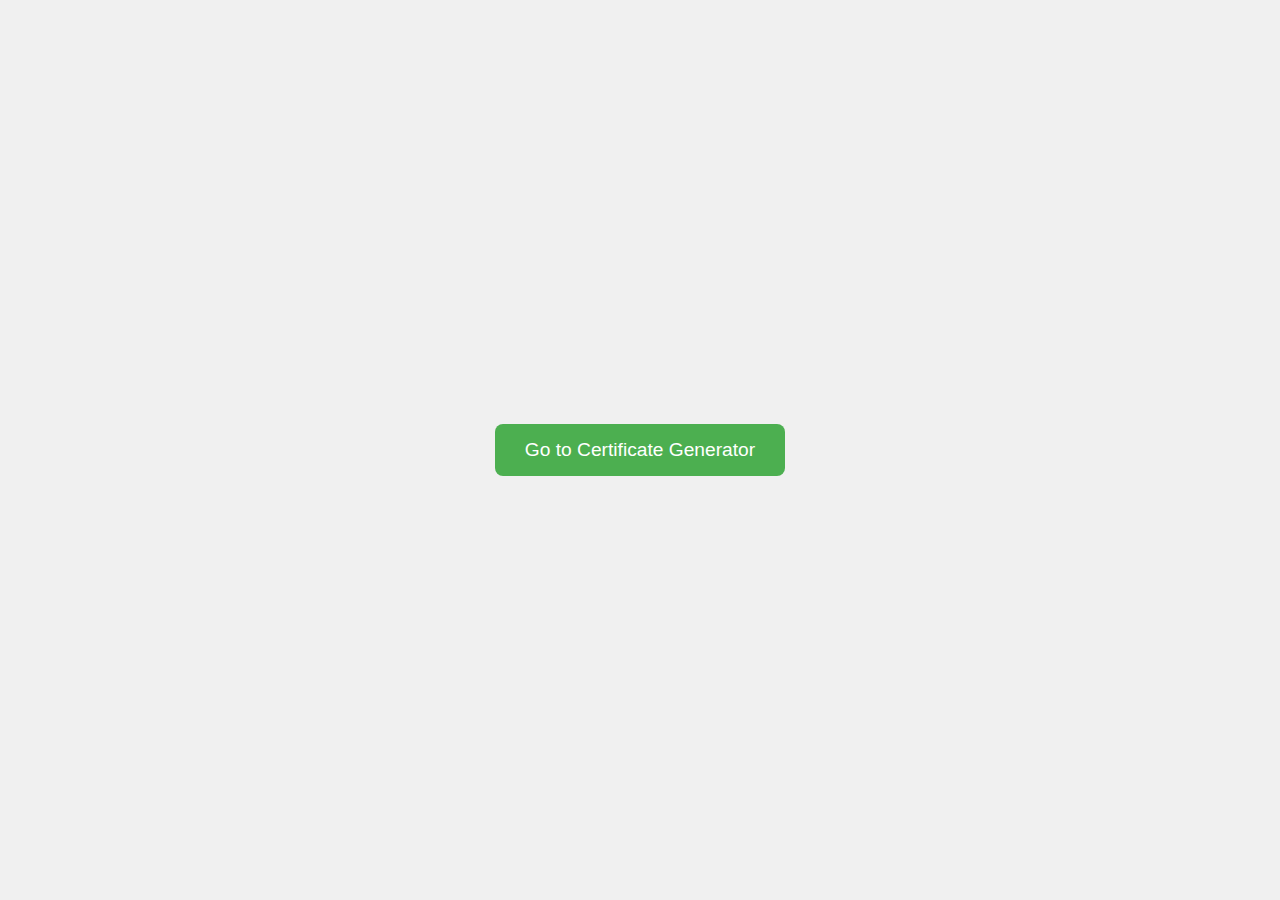
<file: index.html>
<!DOCTYPE html>
<html lang="en">
<head>
  <meta charset="UTF-8">
  <meta name="viewport" content="width=device-width, initial-scale=1.0">
  <title>Home Page</title>
  <style>
    body {
      font-family: Arial, sans-serif;
      display: flex;
      justify-content: center;
      align-items: center;
      height: 100vh;
      margin: 0;
      background-color: #f0f0f0;
    }

    .button {
      padding: 15px 30px;
      font-size: 1.2em;
      color: white;
      background-color: #4CAF50;
      border: none;
      border-radius: 8px;
      cursor: pointer;
      text-align: center;
      text-decoration: none;
    }

    .button:hover {
      background-color: #45a049;
    }
  </style>
</head>
<body>
  <a href="/MAR/certificate_generator.html" class="button">Go to Certificate Generator</a>
</body>
</html>
</file>
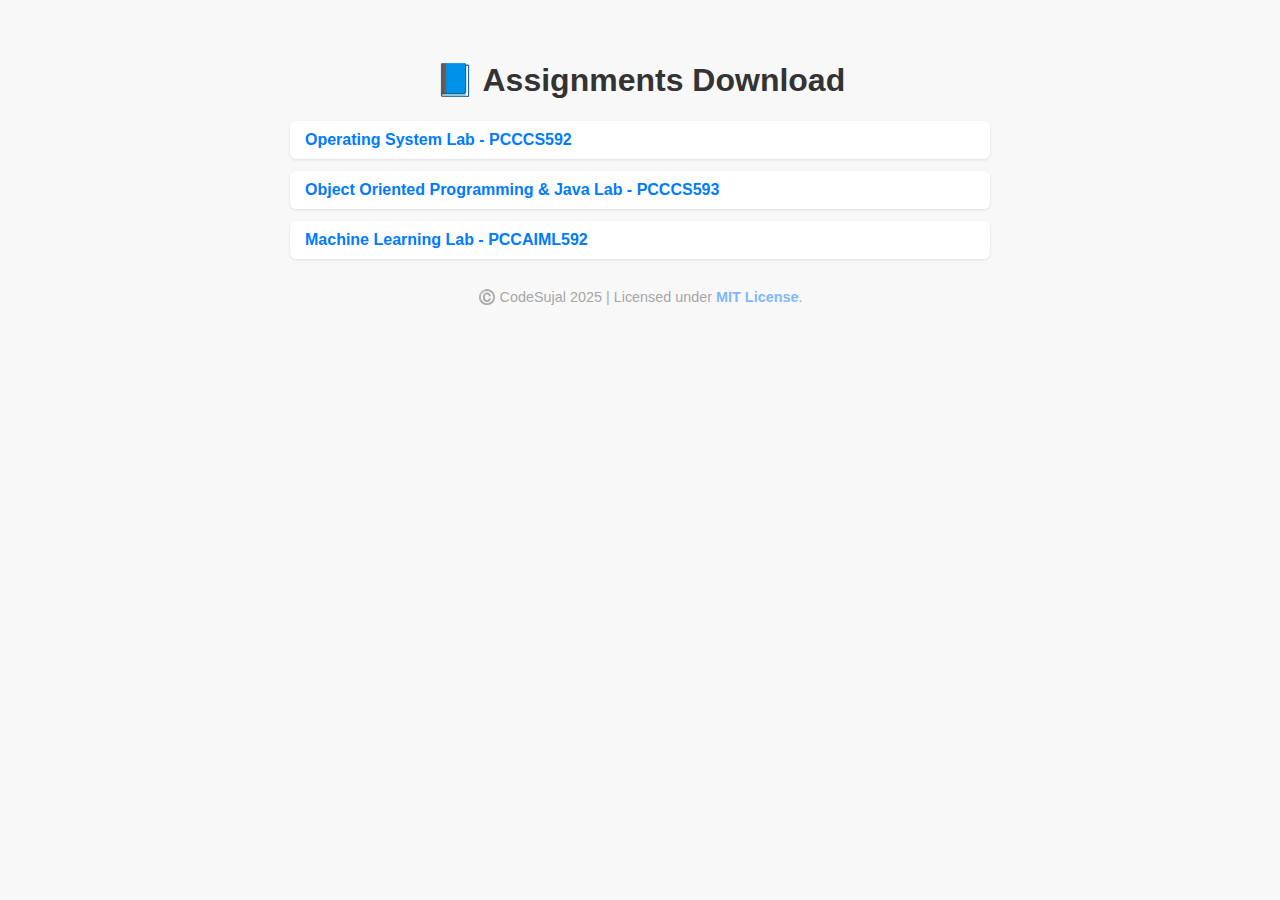
<file: FYA/index.html>
<!DOCTYPE html>
<html lang="en">
<head>
  <meta charset="UTF-8">
  <meta name="viewport" content="width=device-width, initial-scale=1.0">
  <title>Assignments Download</title>
  <style>
    body {
      font-family: Arial, sans-serif;
      background: #f8f8f8;
      padding: 40px;
      max-width: 700px;
      margin: auto;
    }
    h1 {
      text-align: center;
      color: #333;
    }
    ul {
      list-style: none;
      padding: 0;
    }
    li {
      margin: 12px 0;
      background: #fff;
      padding: 10px 15px;
      border-radius: 6px;
      box-shadow: 0 1px 3px rgba(0,0,0,0.1);
    }
    a {
      text-decoration: none;
      color: #007BFF;
      font-weight: bold;
    }
    a:hover {
      text-decoration: underline;
    }
    .footer {
      text-align: center;
      opacity: 0.5;
      font-size: 0.9em;
      color: #555;
      margin-top: 30px;
    }
  </style>
</head>
<body>

  <h1>📘 Assignments Download</h1>
  <ul>
    <li><a href="/FYA/PCCCS592.html">Operating System Lab - PCCCS592</a></li>
    <li><a href="/FYA/PCCCS593.html">Object Oriented Programming & Java Lab - PCCCS593</a></li>
    <li><a href="/FYA/PCCAIML592.html">Machine Learning Lab - PCCAIML592</a></li>
  </ul>
  <div class="footer">
    ©️ CodeSujal 2025 | Licensed under 
    <a href="https://opensource.org/licenses/MIT" target="_blank">MIT License</a>.
  </div>
</body>
</html>
</file>
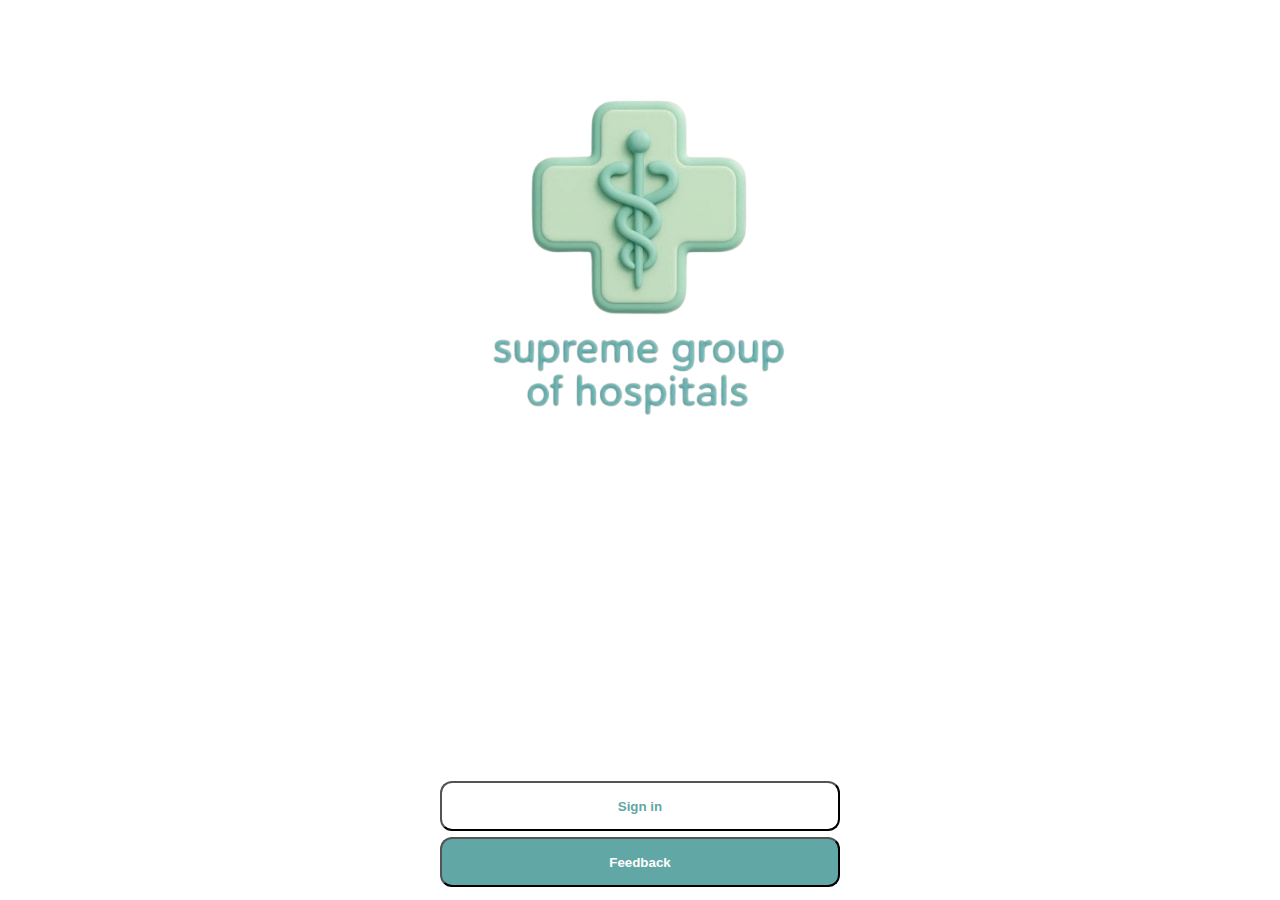
<file: HospitalMarketingApp/index.html>
<!DOCTYPE html>
<html lang="en">

<head>
    <meta charset="UTF-8">
    <meta name="viewport" content="width=device-width, initial-scale=1.0">
    <title>Document</title>
    <link rel="stylesheet" href="style.css">
</head>

<body>
    <section>
        <ul>
            <li>
                <img src="/HospitalMarketingApp/img/logo_with_text.png" alt="Supreme Group of Hospitals Logo">
            </li>
            <li>
                <button id="login-btn" onclick="window.location.href='/HospitalMarketingApp/login/index.html'">Sign in</button>
                <button id="feedback-btn" onclick="window.location.href='/HospitalMarketingApp/feedback/index.html'">Feedback</button>
            </li>
        </ul>
    </section>
</body>

</html>
</file>
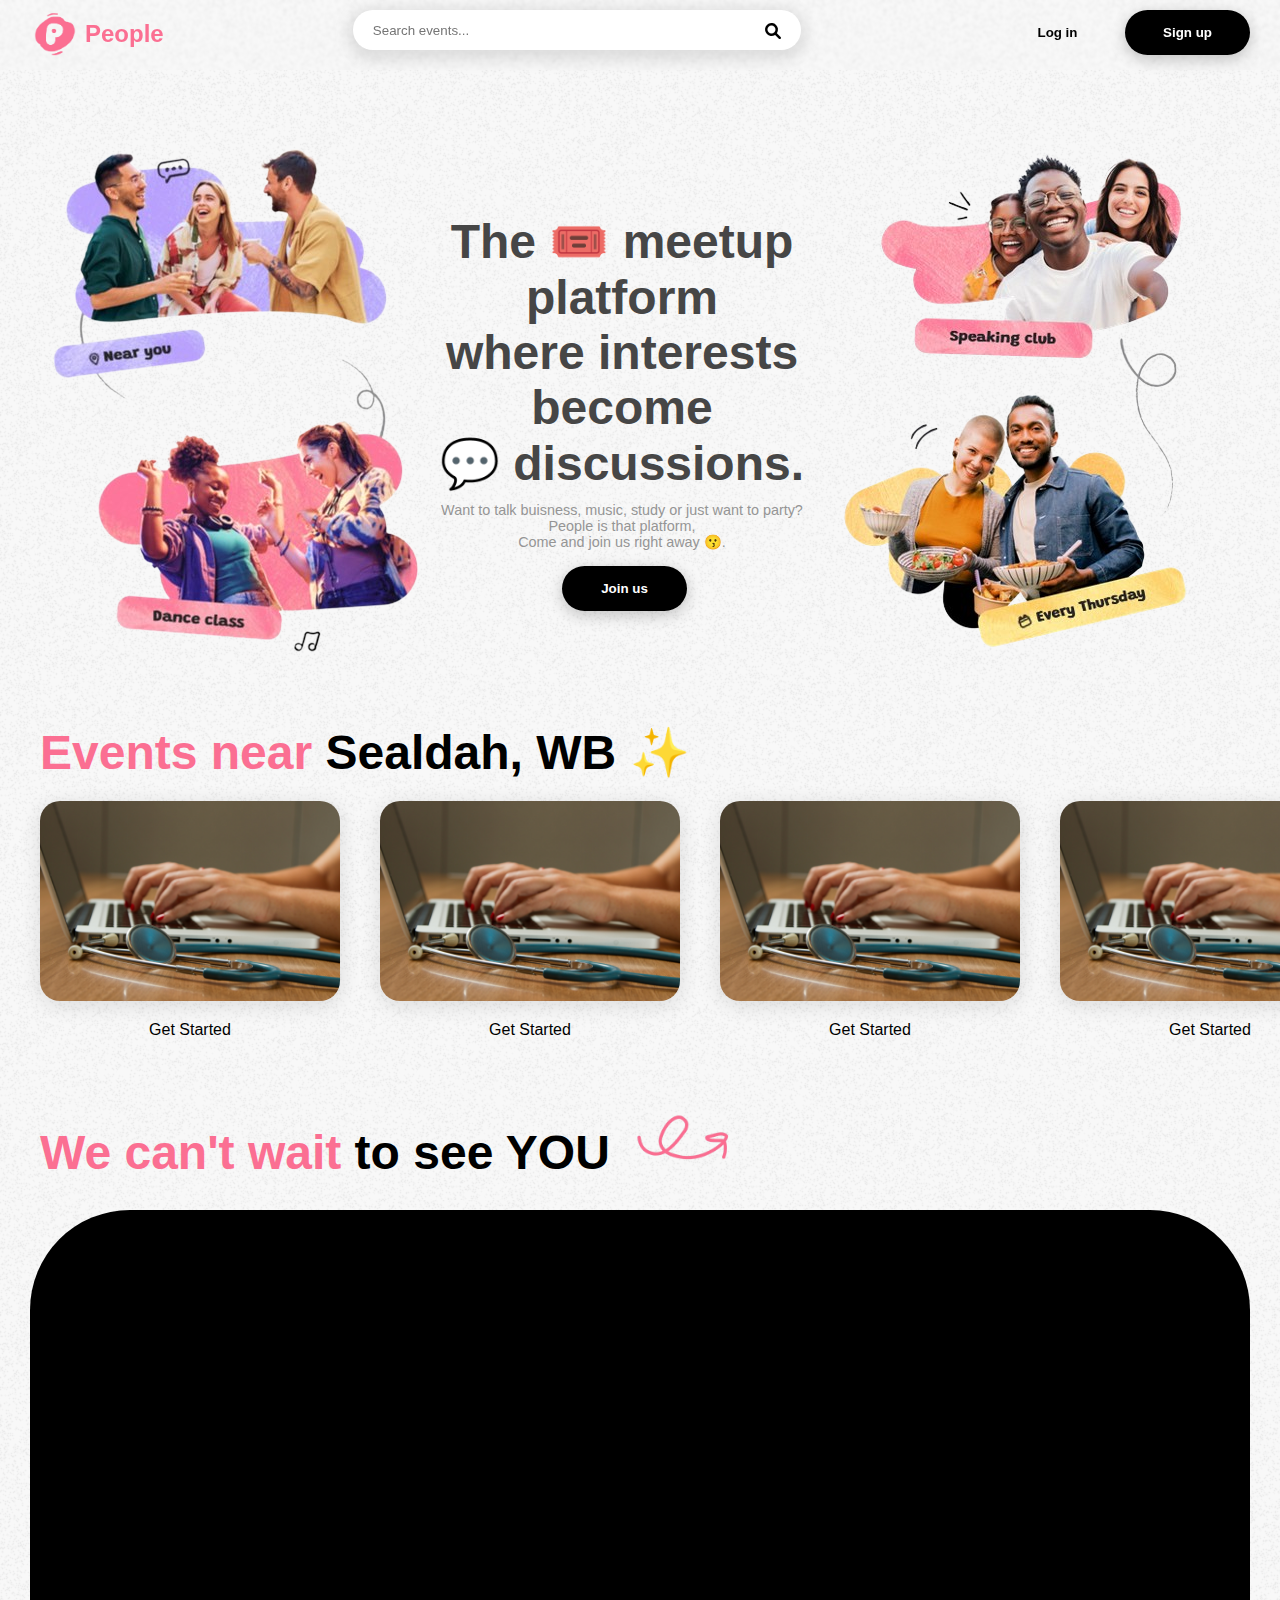
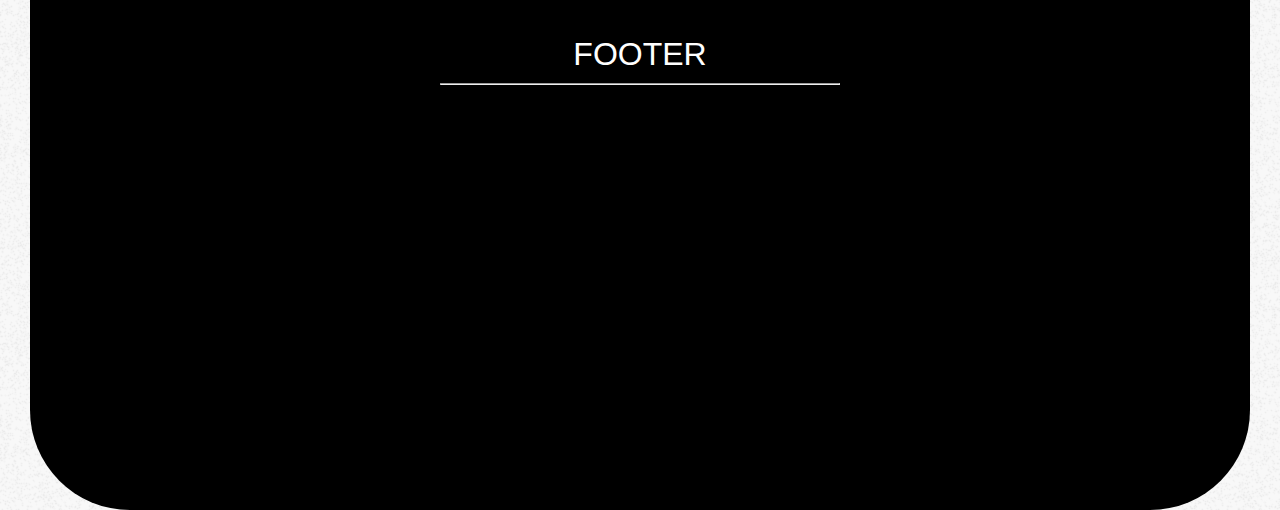
<file: PublicMeetupApp/index.html>
<!DOCTYPE html>
<html lang="en">

<head>
    <meta charset="UTF-8">
    <meta name="viewport" content="width=device-width, initial-scale=1.0">
    <title>Document</title>
    <link rel="stylesheet" href="https://cdnjs.cloudflare.com/ajax/libs/font-awesome/6.0.0-beta3/css/all.min.css">
    <link rel="stylesheet" href="style.css">
</head>

<body>
    <nav>
        <ul>
            <li>
                <img src="/PublicMeetupApp/img/logo.png" alt="">
                <span>People</span>
            </li>
            <li id="sbar">
                <input type="text" placeholder="Search events...">
                <i class="fa-solid fa-magnifying-glass"></i>
            </li>
            <li>
                <button id="login">Log in</button>
                <button id="signup">Sign up</button>
            </li>
        </ul>
    </nav>

    <div class="container">
        <div class="Photo1"><img src="/PublicMeetupApp/img/1.png" alt=""></div>
        <div class="Quotes"><span class="big">The 🎟️ meetup platform<br> where interests become<br> 💬 discussions.</span><span class="small">Want to talk buisness, music, study or just want to party? People is that platform,<br>

Come and join us right away 😗.</span><button id="joinus">Join us</button></div>
        <div class="Photo2"><img src="/PublicMeetupApp/img/2.png" alt=""></div>
    </div>

    <div class="heading"><span id="brand-clr">Events near</span><span> Sealdah, WB ✨</span></div>
    <section>
        <article>
            <img src="/PublicMeetupApp/img/1.jpg" alt="Description of the image" />
            <p id="card1-description">Get Started</p>
        </article>
        <article>
            <img src="/PublicMeetupApp/img/1.jpg" alt="Description of the image" />
            <p id="card1-description">Get Started</p>
        </article>
        <article>
            <img src="/PublicMeetupApp/img/1.jpg" alt="Description of the image" />
            <p id="card1-description">Get Started</p>
        </article>
        <article>
            <img src="/PublicMeetupApp/img/1.jpg" alt="Description of the image" />
            <p id="card1-description">Get Started</p>
        </article>
        <article>
            <img src="/PublicMeetupApp/img/1.jpg" alt="Description of the image" />
            <p id="card1-description">Get Started</p>
        </article>
        <article>
            <img src="/PublicMeetupApp/img/1.jpg" alt="Description of the image" />
            <p id="card1-description">Get Started</p>
        </article>
        <article>
            <img src="/PublicMeetupApp/img/1.jpg" alt="Description of the image" />
            <p id="card1-description">Get Started</p>
        </article>
        <article>
            <img src="/PublicMeetupApp/img/1.jpg" alt="Description of the image" />
            <p id="card1-description">Get Started</p>
        </article>
        <article>
            <img src="/PublicMeetupApp/img/1.jpg" alt="Description of the image" />
            <p id="card1-description">Get Started</p>
        </article>
        <article>
            <img src="/PublicMeetupApp/img/1.jpg" alt="Description of the image" />
            <p id="card1-description">Get Started</p>
        </article>
        <article>
            <img src="/PublicMeetupApp/img/1.jpg" alt="Description of the image" />
            <p id="card1-description">Get Started</p>
        </article>
        <article>
            <img src="/PublicMeetupApp/img/1.jpg" alt="Description of the image" />
            <p id="card1-description">Get Started</p>
        </article>
        <article>
            <img src="/PublicMeetupApp/img/1.jpg" alt="Description of the image" />
            <p id="card1-description">Get Started</p>
        </article>
        <article>
            <img src="/PublicMeetupApp/img/1.jpg" alt="Description of the image" />
            <p id="card1-description">Get Started</p>
        </article>
        <article>
            <img src="/PublicMeetupApp/img/1.jpg" alt="Description of the image" />
            <p id="card1-description">Get Started</p>
        </article>
        <article>
            <img src="/PublicMeetupApp/img/1.jpg" alt="Description of the image" />
            <p id="card1-description">Get Started</p>
        </article>
        <article>
            <img src="/PublicMeetupApp/img/1.jpg" alt="Description of the image" />
            <p id="card1-description">Get Started</p>
        </article>
        <article>
            <img src="/PublicMeetupApp/img/1.jpg" alt="Description of the image" />
            <p id="card1-description">Get Started</p>
        </article>
        <article>
            <img src="/PublicMeetupApp/img/1.jpg" alt="Description of the image" />
            <p id="card1-description">Get Started</p>
        </article>
        <article>
            <img src="/PublicMeetupApp/img/1.jpg" alt="Description of the image" />
            <p id="card1-description">Get Started</p>
        </article>
        <article>
            <img src="/PublicMeetupApp/img/1.jpg" alt="Description of the image" />
            <p id="card1-description">Get Started</p>
        </article>
        <article>
            <img src="/PublicMeetupApp/img/1.jpg" alt="Description of the image" />
            <p id="card1-description">Get Started</p>
        </article>
        <article>
            <img src="/PublicMeetupApp/img/1.jpg" alt="Description of the image" />
            <p id="card1-description">Get Started</p>
        </article>
        <article>
            <img src="/PublicMeetupApp/img/1.jpg" alt="Description of the image" />
            <p id="card1-description">Get Started</p>
        </article>
        <article>
            <img src="/PublicMeetupApp/img/1.jpg" alt="Description of the image" />
            <p id="card1-description">Get Started</p>
        </article>
        <article>
            <img src="/PublicMeetupApp/img/1.jpg" alt="Description of the image" />
            <p id="card1-description">Get Started</p>
        </article>
        <article>
            <img src="/PublicMeetupApp/img/1.jpg" alt="Description of the image" />
            <p id="card1-description">Get Started</p>
        </article>
        <article>
            <img src="/PublicMeetupApp/img/1.jpg" alt="Description of the image" />
            <p id="card1-description">Get Started</p>
        </article>
    </section>

    <div class="heading"><span id="brand-clr">We can't wait </span><span> to see YOU</span><img id="arrow" src="/PublicMeetupApp/img/arrow.png" alt=""></div>
    <footer>
        <p>FOOTER</p><hr>
    </footer>
</body>

</html>
</file>
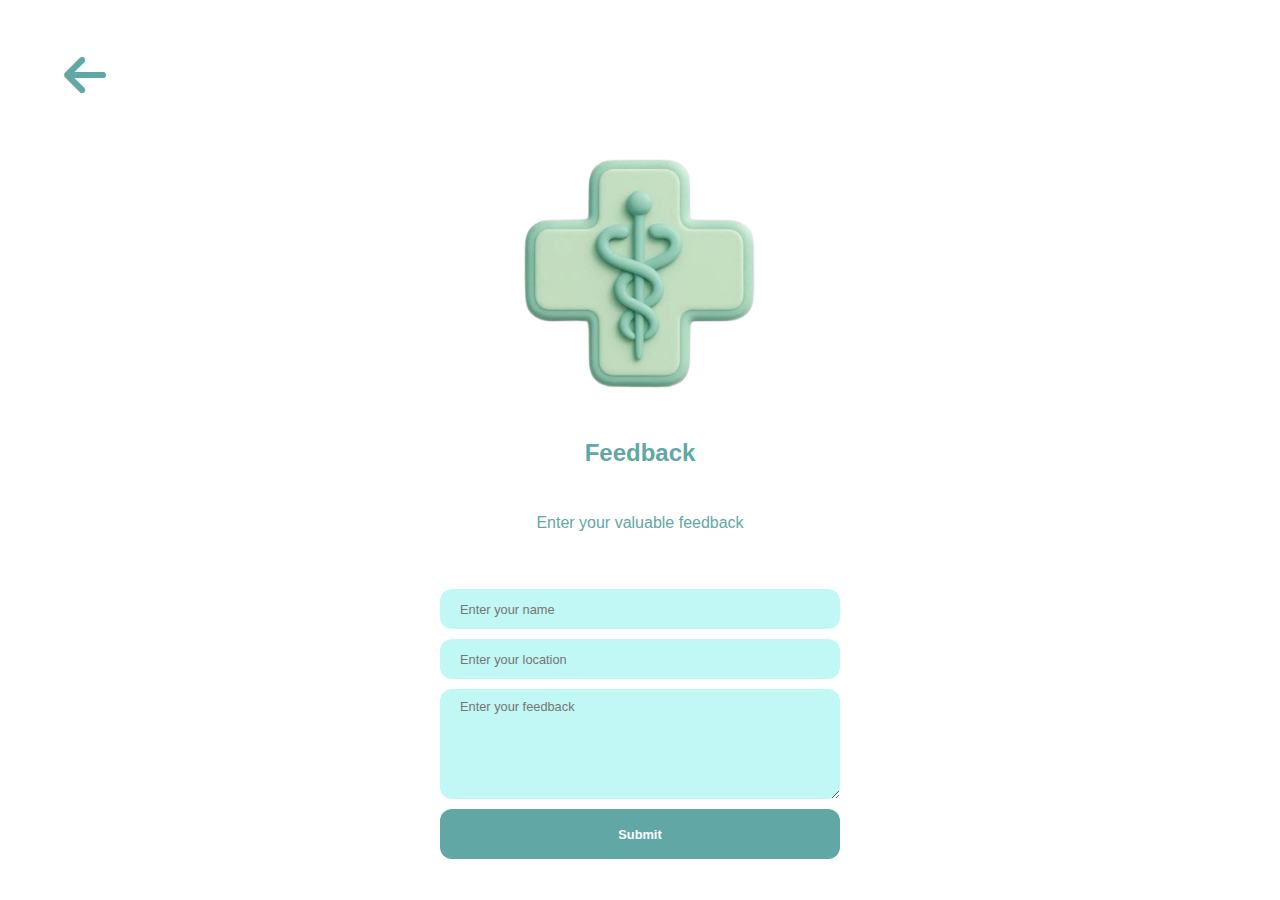
<file: HospitalMarketingApp/feedback/index.html>
<!DOCTYPE html>
<html lang="en">

<head>
    <meta charset="UTF-8">
    <meta name="viewport" content="width=device-width, initial-scale=1.0">
    <title>Document</title>
    <link rel="stylesheet" href="https://cdnjs.cloudflare.com/ajax/libs/font-awesome/6.0.0-beta3/css/all.min.css">
    <link rel="stylesheet" href="style.css">
</head>

<body>

    <section>
        <div><i class="fa-solid fa-arrow-left" onclick="window.location.href='/HospitalMarketingApp/index.html'"></i></div>
        <img src="/HospitalMarketingApp/img/logo.png" alt="">
        <h2>Feedback</h2>
        <p>Enter your valuable feedback</p>
        <form action="/HospitalMarketingApp/feedback/index.html" method="GET">
            <input type="text" name="name" id="name" placeholder="Enter your name">
            <input type="text" name="location" id="location" placeholder="Enter your location">
            <textarea name="feedback" rows="6" id="feedback" placeholder="Enter your feedback"></textarea>
            <input id="fill-btn" type="submit" value="Submit">
        </form>
    </section>

</body>

</html>
</file>
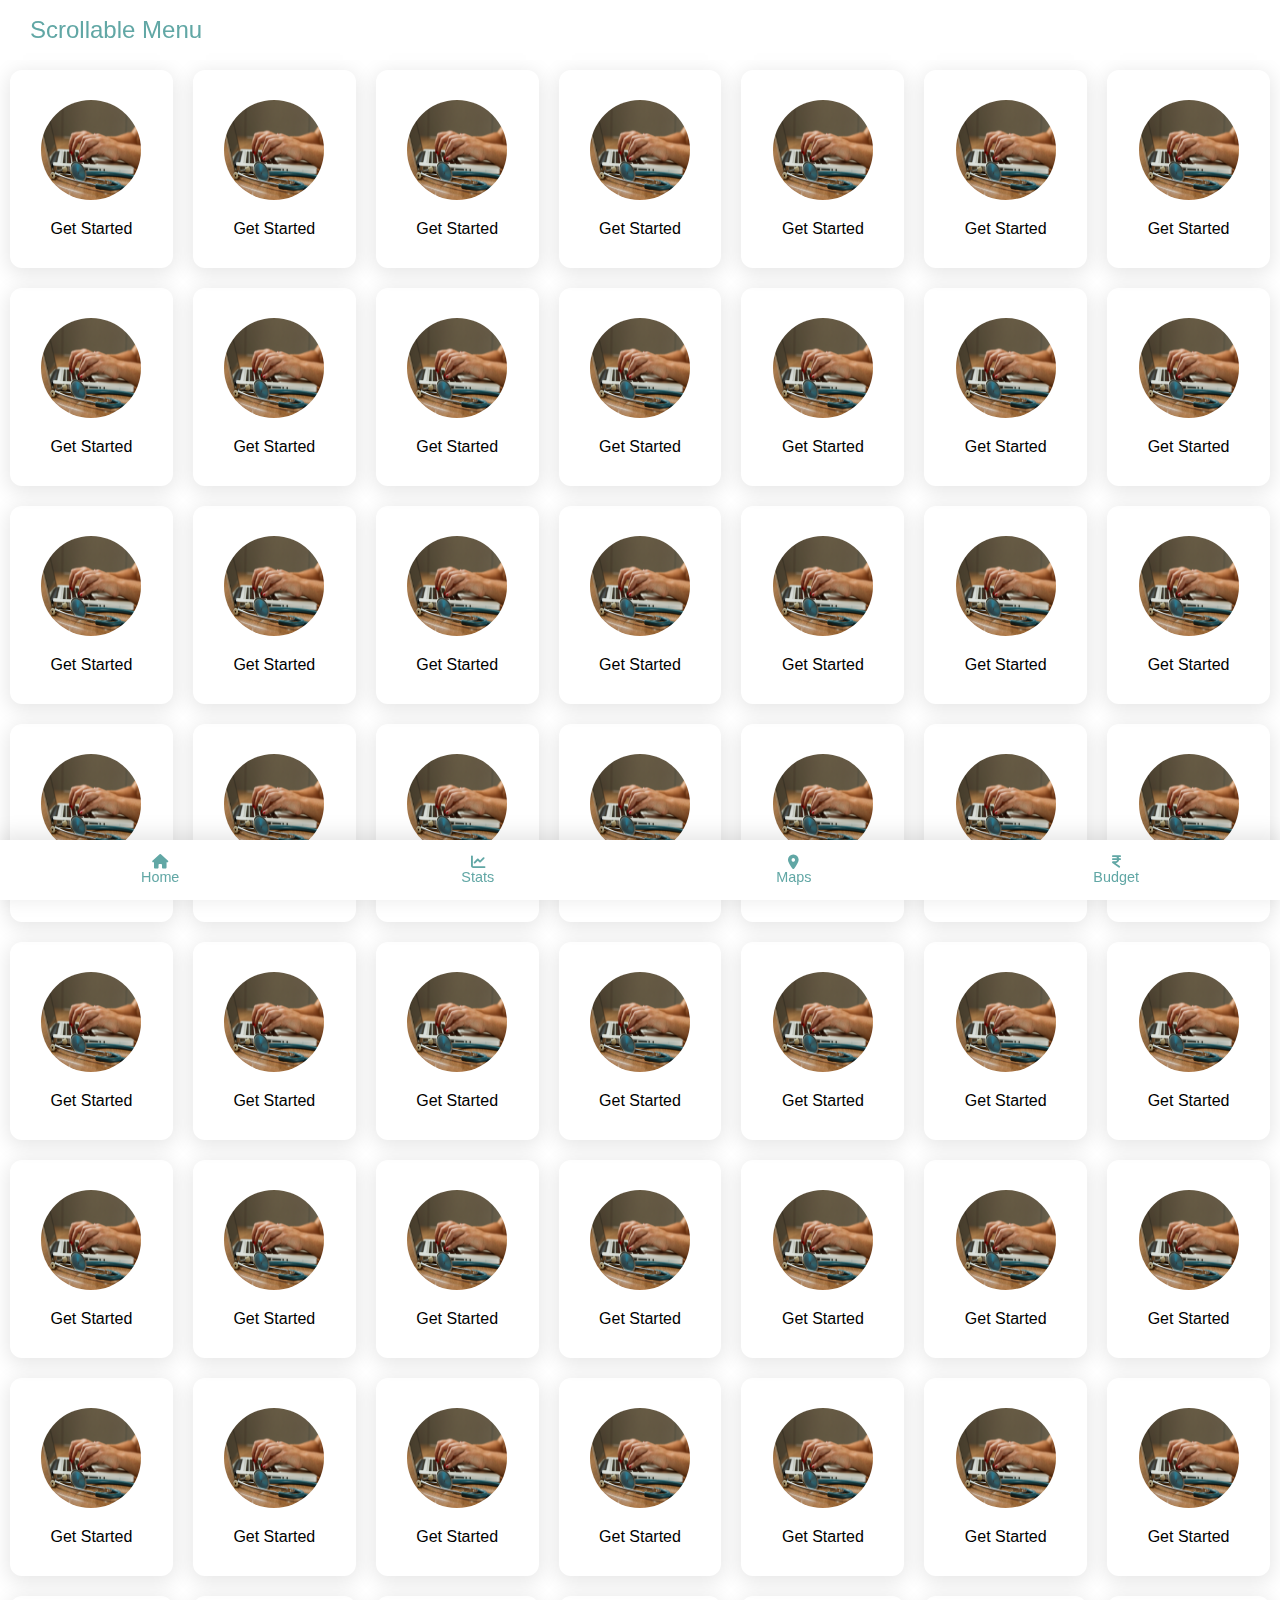
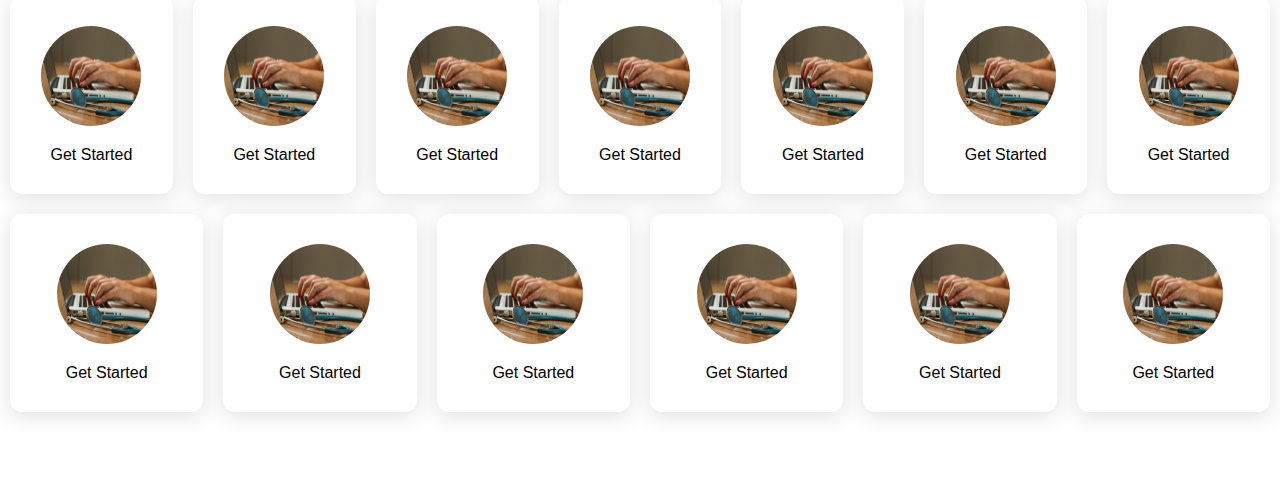
<file: HospitalMarketingApp/home/index.html>
<!DOCTYPE html>
<html lang="en">

<head>
    <meta charset="UTF-8">
    <meta name="viewport" content="width=device-width, initial-scale=1.0">
    <title>Hospital Marketing App</title>
    <link rel="stylesheet" href="https://cdnjs.cloudflare.com/ajax/libs/font-awesome/6.0.0-beta3/css/all.min.css">
    <link rel="stylesheet" href="style.css">
</head>

<body>

    <div class="top">
        <span>Scrollable Menu</span>
    </div>

    <section>
        <article>
            <img src="/HospitalMarketingApp/img/1.jpg" alt="Description of the image" />
            <p id="card1-description">Get Started</p>
        </article>
        <article>
            <img src="/HospitalMarketingApp/img/1.jpg" alt="Description of the image" />
            <p id="card1-description">Get Started</p>
        </article>
        <article>
            <img src="/HospitalMarketingApp/img/1.jpg" alt="Description of the image" />
            <p id="card1-description">Get Started</p>
        </article>
        <article>
            <img src="/HospitalMarketingApp/img/1.jpg" alt="Description of the image" />
            <p id="card1-description">Get Started</p>
        </article>
        <article>
            <img src="/HospitalMarketingApp/img/1.jpg" alt="Description of the image" />
            <p id="card1-description">Get Started</p>
        </article>
        <article>
            <img src="/HospitalMarketingApp/img/1.jpg" alt="Description of the image" />
            <p id="card1-description">Get Started</p>
        </article>
        <article>
            <img src="/HospitalMarketingApp/img/1.jpg" alt="Description of the image" />
            <p id="card1-description">Get Started</p>
        </article>
        <article>
            <img src="/HospitalMarketingApp/img/1.jpg" alt="Description of the image" />
            <p id="card1-description">Get Started</p>
        </article>
        <article>
            <img src="/HospitalMarketingApp/img/1.jpg" alt="Description of the image" />
            <p id="card1-description">Get Started</p>
        </article>
        <article>
            <img src="/HospitalMarketingApp/img/1.jpg" alt="Description of the image" />
            <p id="card1-description">Get Started</p>
        </article>
        <article>
            <img src="/HospitalMarketingApp/img/1.jpg" alt="Description of the image" />
            <p id="card1-description">Get Started</p>
        </article>
        <article>
            <img src="/HospitalMarketingApp/img/1.jpg" alt="Description of the image" />
            <p id="card1-description">Get Started</p>
        </article>
        <article>
            <img src="/HospitalMarketingApp/img/1.jpg" alt="Description of the image" />
            <p id="card1-description">Get Started</p>
        </article>
        <article>
            <img src="/HospitalMarketingApp/img/1.jpg" alt="Description of the image" />
            <p id="card1-description">Get Started</p>
        </article>
        <article>
            <img src="/HospitalMarketingApp/img/1.jpg" alt="Description of the image" />
            <p id="card1-description">Get Started</p>
        </article>
        <article>
            <img src="/HospitalMarketingApp/img/1.jpg" alt="Description of the image" />
            <p id="card1-description">Get Started</p>
        </article>
        <article>
            <img src="/HospitalMarketingApp/img/1.jpg" alt="Description of the image" />
            <p id="card1-description">Get Started</p>
        </article>
        <article>
            <img src="/HospitalMarketingApp/img/1.jpg" alt="Description of the image" />
            <p id="card1-description">Get Started</p>
        </article>
        <article>
            <img src="/HospitalMarketingApp/img/1.jpg" alt="Description of the image" />
            <p id="card1-description">Get Started</p>
        </article>
        <article>
            <img src="/HospitalMarketingApp/img/1.jpg" alt="Description of the image" />
            <p id="card1-description">Get Started</p>
        </article>
        <article>
            <img src="/HospitalMarketingApp/img/1.jpg" alt="Description of the image" />
            <p id="card1-description">Get Started</p>
        </article>
        <article>
            <img src="/HospitalMarketingApp/img/1.jpg" alt="Description of the image" />
            <p id="card1-description">Get Started</p>
        </article>
        <article>
            <img src="/HospitalMarketingApp/img/1.jpg" alt="Description of the image" />
            <p id="card1-description">Get Started</p>
        </article>
        <article>
            <img src="/HospitalMarketingApp/img/1.jpg" alt="Description of the image" />
            <p id="card1-description">Get Started</p>
        </article>
        <article>
            <img src="/HospitalMarketingApp/img/1.jpg" alt="Description of the image" />
            <p id="card1-description">Get Started</p>
        </article>
        <article>
            <img src="/HospitalMarketingApp/img/1.jpg" alt="Description of the image" />
            <p id="card1-description">Get Started</p>
        </article>
        <article>
            <img src="/HospitalMarketingApp/img/1.jpg" alt="Description of the image" />
            <p id="card1-description">Get Started</p>
        </article>
        <article>
            <img src="/HospitalMarketingApp/img/1.jpg" alt="Description of the image" />
            <p id="card1-description">Get Started</p>
        </article>
        <article>
            <img src="/HospitalMarketingApp/img/1.jpg" alt="Description of the image" />
            <p id="card1-description">Get Started</p>
        </article>
        <article>
            <img src="/HospitalMarketingApp/img/1.jpg" alt="Description of the image" />
            <p id="card1-description">Get Started</p>
        </article>
        <article>
            <img src="/HospitalMarketingApp/img/1.jpg" alt="Description of the image" />
            <p id="card1-description">Get Started</p>
        </article>
        <article>
            <img src="/HospitalMarketingApp/img/1.jpg" alt="Description of the image" />
            <p id="card1-description">Get Started</p>
        </article>
        <article>
            <img src="/HospitalMarketingApp/img/1.jpg" alt="Description of the image" />
            <p id="card1-description">Get Started</p>
        </article>
        <article>
            <img src="/HospitalMarketingApp/img/1.jpg" alt="Description of the image" />
            <p id="card1-description">Get Started</p>
        </article>
        <article>
            <img src="/HospitalMarketingApp/img/1.jpg" alt="Description of the image" />
            <p id="card1-description">Get Started</p>
        </article>
        <article>
            <img src="/HospitalMarketingApp/img/1.jpg" alt="Description of the image" />
            <p id="card1-description">Get Started</p>
        </article>
        <article>
            <img src="/HospitalMarketingApp/img/1.jpg" alt="Description of the image" />
            <p id="card1-description">Get Started</p>
        </article>
        <article>
            <img src="/HospitalMarketingApp/img/1.jpg" alt="Description of the image" />
            <p id="card1-description">Get Started</p>
        </article>
        <article>
            <img src="/HospitalMarketingApp/img/1.jpg" alt="Description of the image" />
            <p id="card1-description">Get Started</p>
        </article>
        <article>
            <img src="/HospitalMarketingApp/img/1.jpg" alt="Description of the image" />
            <p id="card1-description">Get Started</p>
        </article>
        <article>
            <img src="/HospitalMarketingApp/img/1.jpg" alt="Description of the image" />
            <p id="card1-description">Get Started</p>
        </article>
        <article>
            <img src="/HospitalMarketingApp/img/1.jpg" alt="Description of the image" />
            <p id="card1-description">Get Started</p>
        </article>
        <article>
            <img src="/HospitalMarketingApp/img/1.jpg" alt="Description of the image" />
            <p id="card1-description">Get Started</p>
        </article>
        <article>
            <img src="/HospitalMarketingApp/img/1.jpg" alt="Description of the image" />
            <p id="card1-description">Get Started</p>
        </article>
        <article>
            <img src="/HospitalMarketingApp/img/1.jpg" alt="Description of the image" />
            <p id="card1-description">Get Started</p>
        </article>
        <article>
            <img src="/HospitalMarketingApp/img/1.jpg" alt="Description of the image" />
            <p id="card1-description">Get Started</p>
        </article>
        <article>
            <img src="/HospitalMarketingApp/img/1.jpg" alt="Description of the image" />
            <p id="card1-description">Get Started</p>
        </article>
        <article>
            <img src="/HospitalMarketingApp/img/1.jpg" alt="Description of the image" />
            <p id="card1-description">Get Started</p>
        </article>
        <article>
            <img src="/HospitalMarketingApp/img/1.jpg" alt="Description of the image" />
            <p id="card1-description">Get Started</p>
        </article>
        <article>
            <img src="/HospitalMarketingApp/img/1.jpg" alt="Description of the image" />
            <p id="card1-description">Get Started</p>
        </article>
        <article>
            <img src="/HospitalMarketingApp/img/1.jpg" alt="Description of the image" />
            <p id="card1-description">Get Started</p>
        </article>
        <article>
            <img src="/HospitalMarketingApp/img/1.jpg" alt="Description of the image" />
            <p id="card1-description">Get Started</p>
        </article>
        <article>
            <img src="/HospitalMarketingApp/img/1.jpg" alt="Description of the image" />
            <p id="card1-description">Get Started</p>
        </article>
        <article>
            <img src="/HospitalMarketingApp/img/1.jpg" alt="Description of the image" />
            <p id="card1-description">Get Started</p>
        </article>
        <article>
            <img src="/HospitalMarketingApp/img/1.jpg" alt="Description of the image" />
            <p id="card1-description">Get Started</p>
        </article>
        <article>
            <img src="/HospitalMarketingApp/img/1.jpg" alt="Description of the image" />
            <p id="card1-description">Get Started</p>
        </article>
        <article>
            <img src="/HospitalMarketingApp/img/1.jpg" alt="Description of the image" />
            <p id="card1-description">Get Started</p>
        </article>
        <article>
            <img src="/HospitalMarketingApp/img/1.jpg" alt="Description of the image" />
            <p id="card1-description">Get Started</p>
        </article>
        <article>
            <img src="/HospitalMarketingApp/img/1.jpg" alt="Description of the image" />
            <p id="card1-description">Get Started</p>
        </article>
        <article>
            <img src="/HospitalMarketingApp/img/1.jpg" alt="Description of the image" />
            <p id="card1-description">Get Started</p>
        </article>
        <article>
            <img src="/HospitalMarketingApp/img/1.jpg" alt="Description of the image" />
            <p id="card1-description">Get Started</p>
        </article>
        <article>
            <img src="/HospitalMarketingApp/img/1.jpg" alt="Description of the image" />
            <p id="card1-description">Get Started</p>
        </article>
    </section>

    <nav>
        <ul>
            <li>
                <a href="#home">
                    <i class="fa-solid fa-house"></i>
                    <span>Home</span>
                </a>
            </li>
            <li>
                <a href="#stats">
                    <i class="fa-solid fa-chart-line"></i>
                    <span>Stats</span>
                </a>
            </li>
            <li>
                <a href="#maps">
                    <i class="fa-solid fa-location-dot"></i>
                    <span>Maps</span>
                </a>
            </li>
            <li>
                <a href="#budget">
                    <i class="fa-solid fa-indian-rupee-sign"></i>
                    <span>Budget</span>
                </a>
            </li>
        </ul>
    </nav>
</body>

</html>
</file>
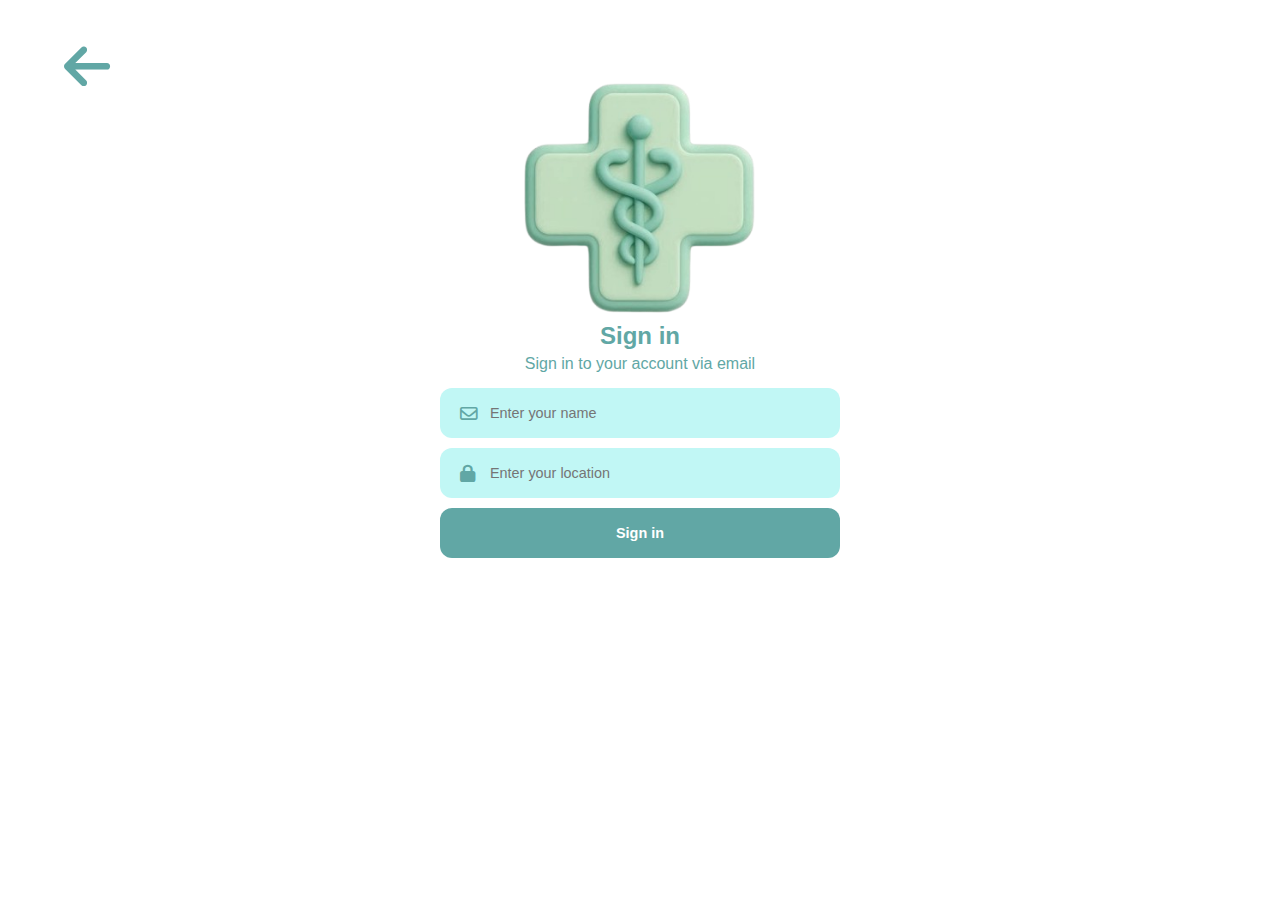
<file: HospitalMarketingApp/login/index.html>
<!DOCTYPE html>
<html lang="en">

<head>
    <meta charset="UTF-8">
    <meta name="viewport" content="width=device-width, initial-scale=1.0">
    <title>Document</title>
    <link rel="stylesheet" href="https://cdnjs.cloudflare.com/ajax/libs/font-awesome/6.0.0-beta3/css/all.min.css">
    <link rel="stylesheet" href="style.css">
</head>

<body>

    <section>
        <div><i class="fa-solid fa-arrow-left" onclick="window.location.href='/HospitalMarketingApp/index.html'"></i></div>
        <img src="/HospitalMarketingApp/img/logo.png" alt="">
        <h2>Sign in</h2>
        <p>Sign in to your account via email</p>
        <form action="/HospitalMarketingApp/home/index.html" method="GET">
            <i class="fa-regular fa-envelope"></i>
            <input type="text" name="name" id="name" placeholder="Enter your name">
            <i class="fa-solid fa-lock"></i>
            <input type="text" name="location" id="location" placeholder="Enter your location">
            <input id="fill-btn" type="submit" value="Sign in">
        </form>
    </section>

</body>

</html>
</file>
<file: HospitalMarketingApp/style.css>
:root {
    --bg-primary: white;
    --bg-secondary: #61A7A5;
    --text-primary: white;
    --text-secondary: #61A7A5;
}

*{
    margin: 0;
    padding: 0;
    box-sizing: border-box;
}

html, body{
    width: 100%;
    height: 100%;
    background-color: var(--bg-primary);
    font-family:'Franklin Gothic Medium', 'Arial Narrow', Arial, sans-serif;
}


/* Section container adjustment */
section ul{
    display: flex;
    flex-direction: column;
    justify-content: space-between;
    align-items: center;

    height: 100vh;
    width: 100vw;

    list-style-type: none;
}

section ul li{
    display: flex;
    flex-direction: column;
    justify-content: center;
    align-items: center;

    width: 90%;
    max-width: 400px;
    margin: 10px;
}

section ul li img{
    margin-top: 50px;
    width: 100%;
    max-width: 400px;
}

/* Button Styling */
section ul li button{
    width: 100%;
    height: 50px;
    margin: 3px;
    font-weight: bold;
    border-radius: 12px;
}

button:hover{
    cursor: pointer;
}

#login-btn{
    background-color: var(--bg-primary);
    color: var(--text-secondary);
}

#feedback-btn{
    background-color: var(--text-secondary);
    color: var(--text-primary);
}
</file>
<file: PublicMeetupApp/style.css>
:root {
    --bg-primary: white;
    --bg-secondary: black;
    --text-primary: white;
    --text-secondary: black;
    --brand-color: #FB6F92;
}

* {
    margin: 0;
    padding: 0;
    box-sizing: border-box;
}

html, body {
    width: 100%;
    height: 100%;
    background-image: url("/PublicMeetupApp/img/background-noise.webp");
    background-size: auto;
    font-family: 'Franklin Gothic Medium', 'Arial Narrow', Arial, sans-serif;
}

nav ul {
    display: flex;
    justify-content: space-between;

    padding: 10px 30px;

    backdrop-filter: blur(1px);
}

nav ul li {
    display: flex;
    justify-content: center;
}

nav ul li span {
    font-size: x-large;
    font-weight: bold;
    color: var(--brand-color);
}

nav ul li input {
    height: 35px;
    width: 35vw;
    padding: 20px;
    border-radius: 100px;

    color: rgba(0, 0, 0, 0.4);
    border: none;
    box-shadow: 0px 4px 15px 6px rgba(0, 0, 0, 0.1);
}

nav ul li img {
    height: 50px;
    margin-right: 5px;
}

nav ul li button {
    border: none;
    border-radius: 100px;
    height: 45px;
    width: 125px;
    margin-left: 5px;
}

#sbar{
    position: relative;
}

#sbar i{
    position: absolute;
    right: 20px;
    top: 13px;

    height: 30px;

    color: var(--text-secondary);
}

#login {
    color: var(--text-secondary);
    font-weight: bold;
    background: none;
}

#signup {
    color: var(--text-primary);
    font-weight: bold;
    background-color: var(--bg-secondary);
    box-shadow: 0px 4px 15px 1px rgba(0, 0, 0, 0.2);
}

#login:hover {
    cursor: pointer;
    box-shadow: 0px 2px 10px 5px rgba(0, 0, 0, 0.05);
}

#signup:hover {
    cursor: pointer;
    box-shadow: 0px 4px 15px 2px rgba(0, 0, 0, 0.3);
}

/* Top Banner */
.container {
    display: grid;
    grid-template-columns: 1fr 1.5fr 1fr;
    grid-template-rows: 1fr;
    gap: 0px 0px;
    grid-auto-flow: row;
    grid-template-areas:
        "Photo1 Quotes Photo2";

    padding: 40px 40px 0px 40px;
}

.Photo1 {
    grid-area: Photo1;
}

.Quotes {
    grid-area: Quotes;

    display: flex;
    flex-direction: column;
    justify-content: center;
    align-items: center;
    
    text-align: center;

    color: rgb(70, 70, 70);
}

.Photo2 {
    grid-area: Photo2;
}

span{
    margin-top: 10px;
}

.big{
    font-size: xxx-large;
    font-weight: bold;
}

.small{
    font-size: 0.9em;
    font-weight: lighter;
    color: rgb(149, 149, 149);
}

#joinus{
    border: none;
    border-radius: 100px;
    height: 45px;
    width: 125px;
    margin-left: 5px;
    margin-top: 15px;

    color: var(--text-primary);
    font-weight: bold;
    background-color: var(--bg-secondary);
    box-shadow: 0px 4px 15px 1px rgba(0, 0, 0, 0.2);

}

#joinus:hover {
    cursor: pointer;
    box-shadow: 0px 4px 15px 2px rgba(0, 0, 0, 0.3);
}

/* Cards Section */
section{
    padding: 20px;
    display: flex;
    flex-wrap: nowrap;
    justify-content: start;
    overflow-x: auto;
}

section article{
    display: flex;
    flex-direction: column;
    justify-content: center;
    align-items: center;

    min-width: 300px;

    margin-left: 20px;
    margin-right: 20px;
    padding-bottom: 20px;

    border-radius: 12px;
}

section article img{
    border-radius: 20px;
    margin-bottom: 20px;
    height: 200px;
    width: 300px;

    box-shadow: 0px 4px 20px 2px rgba(0, 0, 0, 0.1);
}

section article img:hover{
    cursor: pointer;
    box-shadow: 0px 6px 10px 4px rgba(0, 0, 0, 0.2);
}

/* Headings */
.heading{
    padding-left: 40px;
    margin-top: 20px;
}

span{
    font-size: xxx-large;
    font-weight: bold;
}

#brand-clr{
    color: var(--brand-color);
}

#arrow{
    padding-left: 20px;
    height: 70px;
}

/* Footer Section */
footer{
    display: flex;
    height: 100vh;
    justify-content: center;
    align-items: center;
    flex-direction: column;

    border-radius: 100px;
    margin: 30px;

    background-color: var(--bg-secondary);
}

footer p{
    color: var(--text-primary);
    font-size: xx-large;
}

footer hr{
    color: white;
    margin-top: 10px;
    width: 400px;
}
</file>
<file: HospitalMarketingApp/feedback/style.css>
:root {
    --bg-primary: white;
    --bg-secondary: #C1F7F5;
    --text-primary: white;
    --text-secondary: #61A7A5;
}

*{
    margin: 0;
    padding: 0;
    box-sizing: border-box;
}

html, body{
    width: 100%;
    height: 100%;
    background-color: var(--bg-primary);
    font-family:'Franklin Gothic Medium', 'Arial Narrow', Arial, sans-serif;
}

section{
    width: 100vw;
    height: 100vh;
    padding: 20px;

    display: flex;
    justify-content: space-around;
    align-items: center;
    flex-direction: column;

    color: var(--text-secondary);
}

section *{
    margin-top: 5px;
}

section img{
    width: 20vw;
    min-width: 200px;
    max-width: 400px;
}

section div{
    display: flex;
    justify-content: flex-start;
    width: 90vw;
    font-size: xxx-large;
    align-items: center;
}

section div i:hover{
    cursor: pointer;
    text-shadow: 0px 4px 5px rgba(0, 0, 0, 0.2);
}

section form{
    display: flex;
    flex-direction: column;
    width: 100%;
    max-width: 400px;
}

section form input,textarea{
    padding: 10px 0px 10px 20px;
    margin-top: 10px;
    border-radius: 12px;
    border: none;
    color: var(--text-secondary);
    font-family: 'Franklin Gothic Medium', 'Arial Narrow', Arial, sans-serif;
    font-weight: lighter;
    font-size: 0.8em;

    background-color: var(--bg-secondary);
}

section form input{
    flex-grow: 1;
    height: 40px;
    width: 100%;
}

#fill-btn{
    padding: 10px;
    height: 50px;
    background-color: var(--text-secondary);
    color: var(--text-primary);
    font-weight: bold;
}

#fill-btn:hover{
    cursor: pointer;
}
</file>
<file: HospitalMarketingApp/home/style.css>
:root {
    --bg-primary: white;
    --text-primary: white;
    --text-secondary: #61A7A5;
}

*{
    margin: 0;
    padding: 0;
    box-sizing: border-box;
}

html, body{
    width: 100%;
    height: 100%;
    background-color: var(--bg-primary);
    font-family:'Franklin Gothic Medium', 'Arial Narrow', Arial, sans-serif;
}

/* Top bar */
.top{
    position: fixed;
    top: 0;
    width: 100%;
    z-index: 2;

    display: flex;
    justify-content: start;
    align-items: center;

    backdrop-filter: blur(8px); 
    height: 60px;
}

div span{
    color: #61A7A5;
    font-size:x-large;
    padding-left: 30px;
}

/* Cards Section */
section{
    padding: 60px 0px;
    display: flex;
    flex-wrap: wrap;
    justify-content: center;
}

section article{
    display: flex;
    flex-direction: column;
    justify-content: center;
    align-items: center;

    min-width: 150px;
    flex: 1 1 auto;

    padding: 30px;
    margin: 10px;

    border-radius: 12px;
    box-shadow: 0px 4px 20px 2px rgba(0, 0, 0, 0.1);
}

section article:hover{
    cursor: pointer;
    box-shadow: 0px 6px 10px 4px rgba(0, 0, 0, 0.1);
}

section article img{
    border-radius: 100px;
    margin-bottom: 20px;
    height: 100px;
    width: 100px;
}

/* Bottom nav bar */
nav{
    position: fixed;
    bottom: 0;
    width: 100%;
    
    background-color: var(--bg-primary);
    box-shadow: 0px -4px 20px 2px rgba(0, 0, 0, 0.1);
}

nav ul{
    display: flex;
    justify-content: space-around;
    align-items: center;
    text-align: center;

    width: 100%;
    height: 60px;

    list-style-type: none;
}

nav ul li a{
    display: flex;
    flex-direction: column;

    height: auto;

    font-size: 0.9em;
    text-decoration: none;
    color: var(--text-secondary);
}
</file>
<file: HospitalMarketingApp/login/style.css>
:root {
    --bg-primary: white;
    --bg-secondary: #C1F7F5;
    --text-primary: white;
    --text-secondary: #61A7A5;
}

*{
    margin: 0;
    padding: 0;
    box-sizing: border-box;
}

html, body{
    width: 100%;
    height: 100%;
    background-color: var(--bg-primary);
    font-family:'Franklin Gothic Medium', 'Arial Narrow', Arial, sans-serif;
}

section{
    width: 100vw;
    height: 100vh;
    padding: 60px 20px 0px 20px;

    display: flex;
    justify-content: flex-start;
    align-items: center;
    flex-direction: column;

    color: var(--text-secondary);
}

section *{
    margin-top: 5px;
}

section img{
    width: 20vw;
    min-width: 200px;
    max-width: 400px;
}

section div{
    display: flex;
    justify-content: flex-start;
    width: 90vw;
    font-size: xxx-large;
    align-items: center;
}

section div i:hover{
    cursor: pointer;
    text-shadow: 0px 4px 5px rgba(0, 0, 0, 0.2);
}

section form{
    display: flex;
    flex-direction: column;

    position: relative;

    width: 100%;
    max-width: 400px;
}

.fa-regular, .fa-solid{
    position: absolute;
    font-size: 1.1em;
}

.fa-regular.fa-envelope{
    top: 22px;
    left: 20px;
}

.fa-solid.fa-lock{
    top: 82px;
    left: 20px;
}

section form input{
    flex-grow: 1;
    height: 50px;
    width: 100%;

    padding: 10px 0px 10px 50px;
    margin-top: 10px;
    border-radius: 12px;
    border: none;
    color: var(--text-secondary);
    font-family: 'Franklin Gothic Medium', 'Arial Narrow', Arial, sans-serif;
    font-weight: lighter;
    font-size: 0.9em;

    background-color: var(--bg-secondary);
}
#fill-btn{
    padding: 10px;
    height: 50px;
    background-color: var(--text-secondary);
    color: var(--text-primary);
    font-weight: bold;
}

#fill-btn:hover{
    cursor: pointer;
}
</file>
